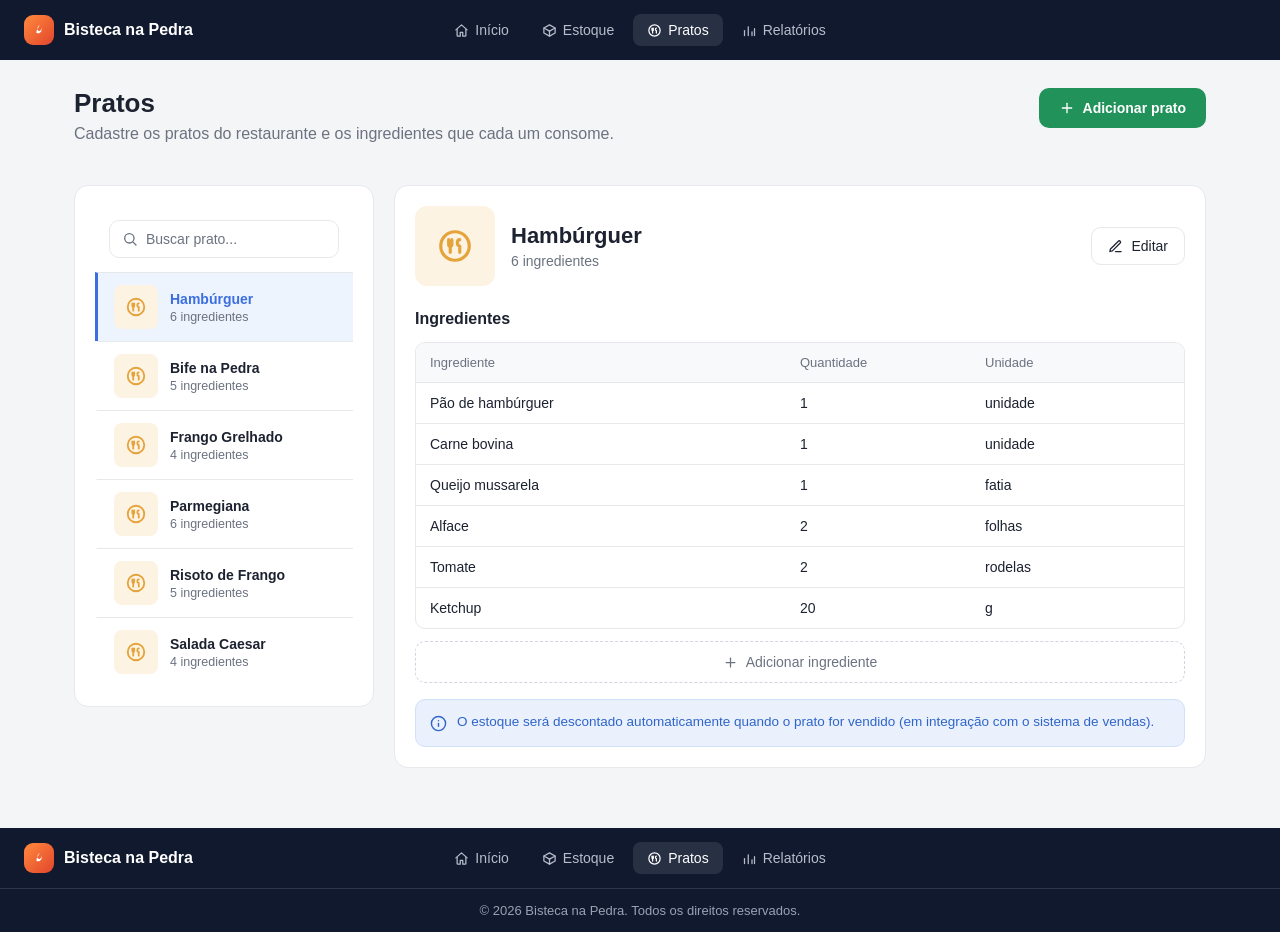
<file: pages/pratos.html>
<!DOCTYPE html>
<html lang="pt-BR">
<head>
  <meta charset="UTF-8">
  <meta name="viewport" content="width=device-width, initial-scale=1">
  <title>Pratos - Bisteca na Pedra</title>
  <link rel="stylesheet" href="../css/style.css">
</head>
<body>

  <!-- MENU DO TOPO -->
  <nav class="menu">

    <div class="logo">
      <div class="logo-icone">
        <svg viewBox="0 0 24 24"><path d="M12.5 2c.8 2.9-1.7 4.2-2.6 6.4-.6 1.5-.5 3.1.5 4.2a3 3 0 004.9-2.2c0-1-.4-1.7-.4-1.7s.9 1 .9 2.6A5 5 0 018 16c0-5.1 3.3-7 4.5-11.3z"/></svg>
      </div>
      Bisteca na Pedra
    </div>

    <div class="links">
      <a class="link" href="/">
        <svg viewBox="0 0 24 24"><path d="M3 11l9-8 9 8"/><path d="M5 10v10a1 1 0 001 1h4v-6h4v6h4a1 1 0 001-1V10"/></svg>
        Início
      </a>
      <a class="link" href="estoque.html">
        <svg viewBox="0 0 24 24"><path d="M21 8l-9-5-9 5 9 5 9-5z"/><path d="M3 8v8l9 5 9-5V8"/><path d="M12 13v8"/></svg>
        Estoque
      </a>
      <a class="link ativo" href="pratos.html">
        <svg viewBox="0 0 24 24"><circle cx="12" cy="12" r="9"/><path d="M8 8v3a1 1 0 002 0V8"/><path d="M9 11v5"/><path d="M15 8c-1 0-1.5 1-1.5 2s.5 2 1.5 2v4"/></svg>
        Pratos
      </a>
      <a class="link" href="relatorio.html">
        <svg viewBox="0 0 24 24"><line x1="4" y1="20" x2="4" y2="12"/><line x1="10" y1="20" x2="10" y2="6"/><line x1="16" y1="20" x2="16" y2="14"/><line x1="20" y1="20" x2="20" y2="9"/></svg>
        Relatórios
      </a>
    </div>

  </nav>

  <!-- CONTEÚDO -->
  <div class="container">

    <div class="topo-pagina">
      <div>
        <div class="titulo">Pratos</div>
        <div class="subtitulo">Cadastre os pratos do restaurante e os ingredientes que cada um consome.</div>
      </div>

      <div class="botao-verde">
        <svg viewBox="0 0 24 24"><line x1="12" y1="5" x2="12" y2="19"/><line x1="5" y1="12" x2="19" y2="12"/></svg>
        Adicionar prato
      </div>
    </div>

    <div class="pratos-grid">

      <!-- ESQUERDA: LISTA DE PRATOS -->
      <div class="caixa lista-pratos">

        <div class="busca">
          <svg viewBox="0 0 24 24"><circle cx="11" cy="11" r="7"/><line x1="21" y1="21" x2="16.65" y2="16.65"/></svg>
          <div class="busca-texto">Buscar prato...</div>
        </div>

        <div class="item-prato ativo">
          <div class="foto-mini">
            <svg viewBox="0 0 24 24"><circle cx="12" cy="12" r="9"/><path d="M8 8v3a1 1 0 002 0V8"/><path d="M9 11v5"/><path d="M15 8c-1 0-1.5 1-1.5 2s.5 2 1.5 2v4"/></svg>
          </div>
          <div>
            <div class="item-nome">Hambúrguer</div>
            <div class="item-sub">6 ingredientes</div>
          </div>
        </div>

        <div class="item-prato">
          <div class="foto-mini">
            <svg viewBox="0 0 24 24"><circle cx="12" cy="12" r="9"/><path d="M8 8v3a1 1 0 002 0V8"/><path d="M9 11v5"/><path d="M15 8c-1 0-1.5 1-1.5 2s.5 2 1.5 2v4"/></svg>
          </div>
          <div>
            <div class="item-nome">Bife na Pedra</div>
            <div class="item-sub">5 ingredientes</div>
          </div>
        </div>

        <div class="item-prato">
          <div class="foto-mini">
            <svg viewBox="0 0 24 24"><circle cx="12" cy="12" r="9"/><path d="M8 8v3a1 1 0 002 0V8"/><path d="M9 11v5"/><path d="M15 8c-1 0-1.5 1-1.5 2s.5 2 1.5 2v4"/></svg>
          </div>
          <div>
            <div class="item-nome">Frango Grelhado</div>
            <div class="item-sub">4 ingredientes</div>
          </div>
        </div>

        <div class="item-prato">
          <div class="foto-mini">
            <svg viewBox="0 0 24 24"><circle cx="12" cy="12" r="9"/><path d="M8 8v3a1 1 0 002 0V8"/><path d="M9 11v5"/><path d="M15 8c-1 0-1.5 1-1.5 2s.5 2 1.5 2v4"/></svg>
          </div>
          <div>
            <div class="item-nome">Parmegiana</div>
            <div class="item-sub">6 ingredientes</div>
          </div>
        </div>

        <div class="item-prato">
          <div class="foto-mini">
            <svg viewBox="0 0 24 24"><circle cx="12" cy="12" r="9"/><path d="M8 8v3a1 1 0 002 0V8"/><path d="M9 11v5"/><path d="M15 8c-1 0-1.5 1-1.5 2s.5 2 1.5 2v4"/></svg>
          </div>
          <div>
            <div class="item-nome">Risoto de Frango</div>
            <div class="item-sub">5 ingredientes</div>
          </div>
        </div>

        <div class="item-prato">
          <div class="foto-mini">
            <svg viewBox="0 0 24 24"><circle cx="12" cy="12" r="9"/><path d="M8 8v3a1 1 0 002 0V8"/><path d="M9 11v5"/><path d="M15 8c-1 0-1.5 1-1.5 2s.5 2 1.5 2v4"/></svg>
          </div>
          <div>
            <div class="item-nome">Salada Caesar</div>
            <div class="item-sub">4 ingredientes</div>
          </div>
        </div>

      </div>

      <!-- DIREITA: PRATO ESCOLHIDO -->
      <div class="caixa">

        <div class="prato-topo">
          <div class="foto">
            <svg viewBox="0 0 24 24"><circle cx="12" cy="12" r="9"/><path d="M8 8v3a1 1 0 002 0V8"/><path d="M9 11v5"/><path d="M15 8c-1 0-1.5 1-1.5 2s.5 2 1.5 2v4"/></svg>
          </div>
          <div class="prato-info">
            <div class="prato-nome">Hambúrguer</div>
            <div class="prato-sub">6 ingredientes</div>
          </div>
          <div class="botao-borda">
            <svg viewBox="0 0 24 24"><path d="M12 20h9"/><path d="M16.5 3.5a2.1 2.1 0 013 3L7 19l-4 1 1-4L16.5 3.5z"/></svg>
            Editar
          </div>
        </div>

        <div class="caixa-titulo">Ingredientes</div>

        <div class="tabela-ing">
          <div class="linha-ing cabecalho">
            <div>Ingrediente</div>
            <div>Quantidade</div>
            <div>Unidade</div>
          </div>
          <div class="linha-ing">
            <div>Pão de hambúrguer</div>
            <div>1</div>
            <div>unidade</div>
          </div>
          <div class="linha-ing">
            <div>Carne bovina</div>
            <div>1</div>
            <div>unidade</div>
          </div>
          <div class="linha-ing">
            <div>Queijo mussarela</div>
            <div>1</div>
            <div>fatia</div>
          </div>
          <div class="linha-ing">
            <div>Alface</div>
            <div>2</div>
            <div>folhas</div>
          </div>
          <div class="linha-ing">
            <div>Tomate</div>
            <div>2</div>
            <div>rodelas</div>
          </div>
          <div class="linha-ing">
            <div>Ketchup</div>
            <div>20</div>
            <div>g</div>
          </div>
        </div>

        <div class="botao-adicionar">
          <svg viewBox="0 0 24 24"><line x1="12" y1="5" x2="12" y2="19"/><line x1="5" y1="12" x2="19" y2="12"/></svg>
          Adicionar ingrediente
        </div>

        <div class="aviso-info">
          <svg viewBox="0 0 24 24"><circle cx="12" cy="12" r="10"/><line x1="12" y1="16" x2="12" y2="12"/><line x1="12" y1="8" x2="12.01" y2="8"/></svg>
          <div>O estoque será descontado automaticamente quando o prato for vendido (em integração com o sistema de vendas).</div>
        </div>

      </div>

    </div>
  </div>

  <!-- RODAPÉ -->
  <div class="rodape">

    <div class="rodape-menu">

      <div class="logo">
        <div class="logo-icone">
          <svg viewBox="0 0 24 24"><path d="M12.5 2c.8 2.9-1.7 4.2-2.6 6.4-.6 1.5-.5 3.1.5 4.2a3 3 0 004.9-2.2c0-1-.4-1.7-.4-1.7s.9 1 .9 2.6A5 5 0 018 16c0-5.1 3.3-7 4.5-11.3z"/></svg>
        </div>
        Bisteca na Pedra
      </div>

      <div class="links">
        <a class="link" href="/">
          <svg viewBox="0 0 24 24"><path d="M3 11l9-8 9 8"/><path d="M5 10v10a1 1 0 001 1h4v-6h4v6h4a1 1 0 001-1V10"/></svg>
          Início
        </a>
        <a class="link" href="estoque.html">
          <svg viewBox="0 0 24 24"><path d="M21 8l-9-5-9 5 9 5 9-5z"/><path d="M3 8v8l9 5 9-5V8"/><path d="M12 13v8"/></svg>
          Estoque
        </a>
        <a class="link ativo" href="pratos.html">
          <svg viewBox="0 0 24 24"><circle cx="12" cy="12" r="9"/><path d="M8 8v3a1 1 0 002 0V8"/><path d="M9 11v5"/><path d="M15 8c-1 0-1.5 1-1.5 2s.5 2 1.5 2v4"/></svg>
          Pratos
        </a>
        <a class="link" href="relatorio.html">
          <svg viewBox="0 0 24 24"><line x1="4" y1="20" x2="4" y2="12"/><line x1="10" y1="20" x2="10" y2="6"/><line x1="16" y1="20" x2="16" y2="14"/><line x1="20" y1="20" x2="20" y2="9"/></svg>
          Relatórios
        </a>
      </div>

    </div>

    <div class="rodape-direitos">
      © 2026 Bisteca na Pedra. Todos os direitos reservados.
    </div>

  </div>

</body>
</html>
</file>
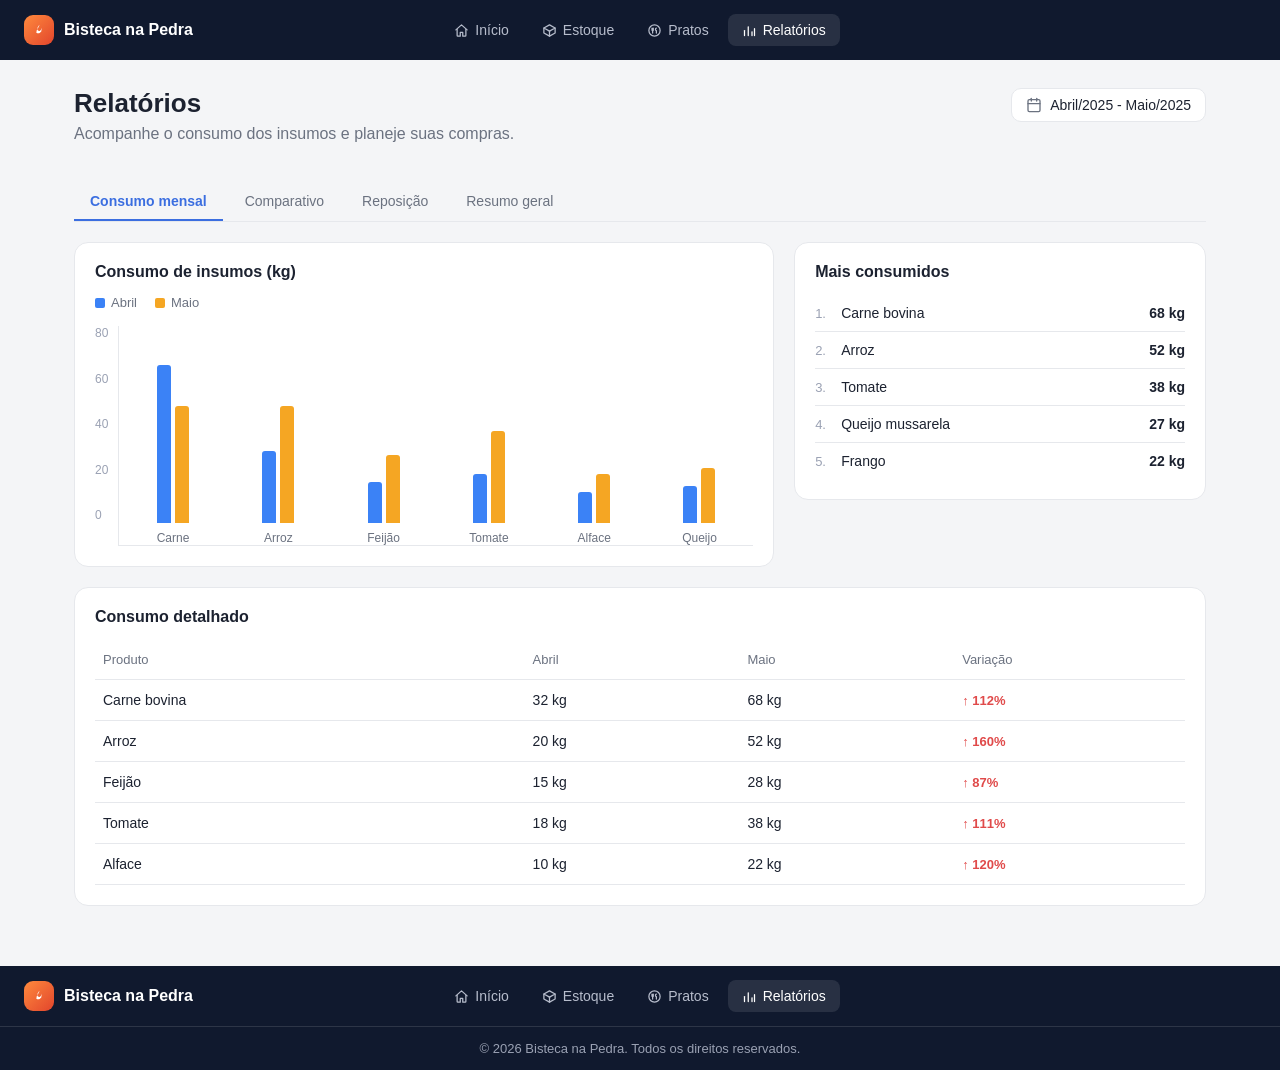
<file: pages/relatorio.html>
<!DOCTYPE html>
<html lang="pt-BR">
<head>
  <meta charset="UTF-8">
  <meta name="viewport" content="width=device-width, initial-scale=1">
  <title>Relatórios - Bisteca na Pedra</title>
  <link rel="stylesheet" href="../css/style.css">
</head>
<body>

  <!-- MENU DO TOPO -->
  <nav class="menu">

    <div class="logo">
      <div class="logo-icone">
        <svg viewBox="0 0 24 24"><path d="M12.5 2c.8 2.9-1.7 4.2-2.6 6.4-.6 1.5-.5 3.1.5 4.2a3 3 0 004.9-2.2c0-1-.4-1.7-.4-1.7s.9 1 .9 2.6A5 5 0 018 16c0-5.1 3.3-7 4.5-11.3z"/></svg>
      </div>
      Bisteca na Pedra
    </div>

    <div class="links">
      <a class="link" href="/">
        <svg viewBox="0 0 24 24"><path d="M3 11l9-8 9 8"/><path d="M5 10v10a1 1 0 001 1h4v-6h4v6h4a1 1 0 001-1V10"/></svg>
        Início
      </a>
      <a class="link" href="estoque.html">
        <svg viewBox="0 0 24 24"><path d="M21 8l-9-5-9 5 9 5 9-5z"/><path d="M3 8v8l9 5 9-5V8"/><path d="M12 13v8"/></svg>
        Estoque
      </a>
      <a class="link" href="pratos.html">
        <svg viewBox="0 0 24 24"><circle cx="12" cy="12" r="9"/><path d="M8 8v3a1 1 0 002 0V8"/><path d="M9 11v5"/><path d="M15 8c-1 0-1.5 1-1.5 2s.5 2 1.5 2v4"/></svg>
        Pratos
      </a>
      <a class="link ativo" href="relatorio.html">
        <svg viewBox="0 0 24 24"><line x1="4" y1="20" x2="4" y2="12"/><line x1="10" y1="20" x2="10" y2="6"/><line x1="16" y1="20" x2="16" y2="14"/><line x1="20" y1="20" x2="20" y2="9"/></svg>
        Relatórios
      </a>
    </div>

  </nav>

  <!-- CONTEÚDO -->
  <div class="container">

    <div class="topo-relatorio">
      <div>
        <div class="titulo">Relatórios</div>
        <div class="subtitulo">Acompanhe o consumo dos insumos e planeje suas compras.</div>
      </div>
      <div class="periodo">
        <svg viewBox="0 0 24 24"><rect x="3" y="4" width="18" height="18" rx="2"/><line x1="16" y1="2" x2="16" y2="6"/><line x1="8" y1="2" x2="8" y2="6"/><line x1="3" y1="10" x2="21" y2="10"/></svg>
        Abril/2025 - Maio/2025
      </div>
    </div>

    <!-- ABAS -->
    <div class="abas">
      <div class="aba ativa">Consumo mensal</div>
      <div class="aba">Comparativo</div>
      <div class="aba">Reposição</div>
      <div class="aba">Resumo geral</div>
    </div>

    <div class="colunas">

      <!-- GRÁFICO -->
      <div class="caixa">
        <div class="caixa-titulo">Consumo de insumos (kg)</div>

        <div class="legenda">
          <span><i class="quad azul"></i>Abril</span>
          <span><i class="quad laranja"></i>Maio</span>
        </div>

        <div class="grafico">
          <div class="eixo-y">
            <span>80</span><span>60</span><span>40</span><span>20</span><span>0</span>
          </div>
          <div class="barras-area">
            <div class="grupo">
              <div class="barras">
                <div class="barra azul" style="height:81%"></div>
                <div class="barra laranja" style="height:60%"></div>
              </div>
              <div class="rotulo">Carne</div>
            </div>
            <div class="grupo">
              <div class="barras">
                <div class="barra azul" style="height:37%"></div>
                <div class="barra laranja" style="height:60%"></div>
              </div>
              <div class="rotulo">Arroz</div>
            </div>
            <div class="grupo">
              <div class="barras">
                <div class="barra azul" style="height:21%"></div>
                <div class="barra laranja" style="height:35%"></div>
              </div>
              <div class="rotulo">Feijão</div>
            </div>
            <div class="grupo">
              <div class="barras">
                <div class="barra azul" style="height:25%"></div>
                <div class="barra laranja" style="height:47%"></div>
              </div>
              <div class="rotulo">Tomate</div>
            </div>
            <div class="grupo">
              <div class="barras">
                <div class="barra azul" style="height:16%"></div>
                <div class="barra laranja" style="height:25%"></div>
              </div>
              <div class="rotulo">Alface</div>
            </div>
            <div class="grupo">
              <div class="barras">
                <div class="barra azul" style="height:19%"></div>
                <div class="barra laranja" style="height:28%"></div>
              </div>
              <div class="rotulo">Queijo</div>
            </div>
          </div>
        </div>
      </div>

      <!-- MAIS CONSUMIDOS -->
      <div class="coluna-direita">
        <div class="caixa">
          <div class="caixa-titulo">Mais consumidos</div>

          <div class="ranking">
            <div class="ranking-item">
              <span class="pos">1.</span>
              <span class="nome-item">Carne bovina</span>
              <span class="valor">68 kg</span>
            </div>
            <div class="ranking-item">
              <span class="pos">2.</span>
              <span class="nome-item">Arroz</span>
              <span class="valor">52 kg</span>
            </div>
            <div class="ranking-item">
              <span class="pos">3.</span>
              <span class="nome-item">Tomate</span>
              <span class="valor">38 kg</span>
            </div>
            <div class="ranking-item">
              <span class="pos">4.</span>
              <span class="nome-item">Queijo mussarela</span>
              <span class="valor">27 kg</span>
            </div>
            <div class="ranking-item">
              <span class="pos">5.</span>
              <span class="nome-item">Frango</span>
              <span class="valor">22 kg</span>
            </div>
          </div>
        </div>
      </div>

    </div>

    <!-- TABELA DETALHADA -->
    <div class="caixa caixa-tabela">
      <div class="caixa-titulo">Consumo detalhado</div>

      <div class="linha cabecalho">
        <div>Produto</div>
        <div>Abril</div>
        <div>Maio</div>
        <div>Variação</div>
      </div>
      <div class="linha">
        <div>Carne bovina</div>
        <div>32 kg</div>
        <div>68 kg</div>
        <div class="variacao alta">↑ 112%</div>
      </div>
      <div class="linha">
        <div>Arroz</div>
        <div>20 kg</div>
        <div>52 kg</div>
        <div class="variacao alta">↑ 160%</div>
      </div>
      <div class="linha">
        <div>Feijão</div>
        <div>15 kg</div>
        <div>28 kg</div>
        <div class="variacao alta">↑ 87%</div>
      </div>
      <div class="linha">
        <div>Tomate</div>
        <div>18 kg</div>
        <div>38 kg</div>
        <div class="variacao alta">↑ 111%</div>
      </div>
      <div class="linha">
        <div>Alface</div>
        <div>10 kg</div>
        <div>22 kg</div>
        <div class="variacao alta">↑ 120%</div>
      </div>
    </div>

  </div>

  <!-- RODAPÉ -->
  <div class="rodape">

    <div class="rodape-menu">

      <div class="logo">
        <div class="logo-icone">
          <svg viewBox="0 0 24 24"><path d="M12.5 2c.8 2.9-1.7 4.2-2.6 6.4-.6 1.5-.5 3.1.5 4.2a3 3 0 004.9-2.2c0-1-.4-1.7-.4-1.7s.9 1 .9 2.6A5 5 0 018 16c0-5.1 3.3-7 4.5-11.3z"/></svg>
        </div>
        Bisteca na Pedra
      </div>

      <div class="links">
        <a class="link" href="/">
          <svg viewBox="0 0 24 24"><path d="M3 11l9-8 9 8"/><path d="M5 10v10a1 1 0 001 1h4v-6h4v6h4a1 1 0 001-1V10"/></svg>
          Início
        </a>
        <a class="link" href="estoque.html">
          <svg viewBox="0 0 24 24"><path d="M21 8l-9-5-9 5 9 5 9-5z"/><path d="M3 8v8l9 5 9-5V8"/><path d="M12 13v8"/></svg>
          Estoque
        </a>
        <a class="link" href="pratos.html">
          <svg viewBox="0 0 24 24"><circle cx="12" cy="12" r="9"/><path d="M8 8v3a1 1 0 002 0V8"/><path d="M9 11v5"/><path d="M15 8c-1 0-1.5 1-1.5 2s.5 2 1.5 2v4"/></svg>
          Pratos
        </a>
        <a class="link ativo" href="relatorio.html">
          <svg viewBox="0 0 24 24"><line x1="4" y1="20" x2="4" y2="12"/><line x1="10" y1="20" x2="10" y2="6"/><line x1="16" y1="20" x2="16" y2="14"/><line x1="20" y1="20" x2="20" y2="9"/></svg>
          Relatórios
        </a>
      </div>

    </div>

    <div class="rodape-direitos">
      © 2026 Bisteca na Pedra. Todos os direitos reservados.
    </div>

  </div>

</body>
</html>
</file>
<file: css/style.css>
/* BASE */
* {
  margin: 0;
  padding: 0;
  box-sizing: border-box;
}

body {
  font-family: Arial, sans-serif;
  background: #f4f5f7;
  color: #1c2230;
  min-height: 100vh;
  display: flex;
  flex-direction: column; /* rodapé sempre no fim da tela */
}

/* Estilo de todos os ícones (não precisa repetir no HTML) */
svg {
  fill: none;
  stroke: currentColor;
  stroke-width: 2;
  stroke-linecap: round;
  stroke-linejoin: round;
}

a {
  text-decoration: none;
}

/* MENU DO TOPO */
.menu {
  position: sticky;
  top: 0;
  background: #10192e;
  color: white;
  display: grid;
  grid-template-columns: 1fr auto 1fr; /* esquerda | meio | direita */
  align-items: center;
  gap: 15px;
  padding: 14px 24px;
}

.logo {
  display: flex;
  align-items: center;
  gap: 10px;
  font-weight: bold;
  font-size: 16px;
  justify-content: left;
  white-space: nowrap; /* nome da logo nunca quebra em duas linhas */
}

.logo-icone {
  width: 30px;
  height: 30px;
  border-radius: 9px;
  background: linear-gradient(135deg, #ff8a3d, #e2452c);
  display: flex;
  align-items: center;
  justify-content: center;
}

.logo-icone svg {
  width: 16px;
  height: 16px;
  fill: white;
  stroke: none;
}

.links {
  display: flex;
  gap: 5px;
}

.link {
  display: flex;
  align-items: center;
  justify-content: center;
  gap: 6px;
  color: #b7bdcc;
  padding: 8px 14px;
  border-radius: 8px;
  font-size: 14px;
  cursor: pointer;
}

.link svg {
  width: 15px;
  height: 15px;
}

.link:hover {
  color: white;
  background: rgba(255, 255, 255, 0.06);
}

.link.ativo {
  color: white;
  background: rgba(255, 255, 255, 0.1);
}

/* CONTEÚDO */
.container {
  width: 100%;
  max-width: 1180px;
  margin: 0 auto;
  padding: 28px 24px 60px;
  flex: 1;
}

.titulo {
  font-size: 26px;
  font-weight: bold;
  margin-bottom: 6px;
}

.subtitulo {
  color: #6b7280;
  margin-bottom: 22px;
}

/* CARDS */
.cards {
  display: grid;
  grid-template-columns: repeat(4, 1fr);
  gap: 16px;
  margin-bottom: 24px;
}

.card {
  background: white;
  border: 1px solid #e6e8ec;
  border-radius: 14px;
  padding: 18px;
}

.icone {
  width: 38px;
  height: 38px;
  border-radius: 10px;
  display: flex;
  align-items: center;
  justify-content: center;
  margin-bottom: 14px;
}

.icone svg {
  width: 19px;
  height: 19px;
}

.numero {
  font-size: 26px;
  font-weight: bold;
  margin-bottom: 6px;
}

.texto {
  color: #6b7280;
  font-size: 14px;
}

.card.vermelho .icone { background: #fdecec; color: #e04a4a; }
.card.laranja .icone { background: #fdf3e3; color: #e5a33b; }
.card.roxo .icone { background: #eeecfb; color: #8477d9; }
.card.verde .icone { background: #e7f7ee; color: #2fa66b; }

/* DUAS COLUNAS */
.colunas {
  display: grid;
  grid-template-columns: 1.7fr 1fr;
  gap: 20px;
  align-items: start;
}

.coluna-direita {
  display: flex;
  flex-direction: column;
  gap: 20px;
}

.caixa {
  background: white;
  border: 1px solid #e6e8ec;
  border-radius: 14px;
  padding: 20px;
}

.caixa-titulo {
  font-size: 16px;
  font-weight: bold;
  margin-bottom: 14px;
}

/* LISTA DE PRODUTOS */
.linha {
  display: grid;
  grid-template-columns: 2fr 1fr 2fr;
  align-items: center;
  padding: 12px 8px;
  border-bottom: 1px solid #e6e8ec;
  font-size: 14px;
}

.linha.cabecalho {
  color: #6b7280;
  font-size: 13px;
}

.linha.critico {
  background: #fdf6f6;
}

.vazio {
  padding: 14px 8px;
  color: #6b7280;
  font-size: 14px;
}

/* BADGES */
.badge {
  width: fit-content;
  padding: 4px 10px;
  border-radius: 20px;
  font-size: 12px;
  font-weight: bold;
}

.badge.vermelho { background: #fdecec; color: #d64545; }
.badge.laranja { background: #fdf3e3; color: #b3781c; }
.badge.roxo { background: #eeecfb; color: #6a5fc1; }

.ver-mais {
  margin-top: 14px;
  color: #3b6ee0;
  font-size: 14px;
  cursor: pointer;
}

/* AÇÕES RÁPIDAS */
.acao {
  display: flex;
  align-items: center;
  gap: 12px;
  padding: 12px 14px;
  margin-bottom: 10px;
  border-radius: 10px;
  font-size: 14px;
  font-weight: bold;
  cursor: pointer;
}

.acao:hover {
  filter: brightness(0.97);
}

.acao-icone {
  width: 30px;
  height: 30px;
  border-radius: 8px;
  color: white;
  display: flex;
  align-items: center;
  justify-content: center;
}

.acao-icone svg {
  width: 16px;
  height: 16px;
}

.acao.verde { background: #e7f7ee; color: #21925a; }
.acao.laranja { background: #fdf3e3; color: #b3781c; }
.acao.azul { background: #eaf1fd; color: #2f65c9; }

.acao.verde .acao-icone { background: #2fa66b; }
.acao.laranja .acao-icone { background: #e5a33b; }
.acao.azul .acao-icone { background: #4a86e8; }

/* VENCIMENTO */
.vencimento {
  display: flex;
  justify-content: space-between;
  align-items: center;
  padding: 11px 0;
  border-bottom: 1px solid #e6e8ec;
  font-size: 14px;
}

.nome {
  display: flex;
  align-items: center;
  gap: 10px;
}

.ponto {
  width: 9px;
  height: 9px;
  border-radius: 50%;
}

.ponto.verde { background: #2fa66b; }
.ponto.laranja { background: #e5a33b; }
.ponto.vermelho { background: #e04a4a; }

.dias {
  color: #6b7280;
  font-size: 13px;
}

/* RODAPÉ */
.rodape {
  background: #10192e; /* mesma cor do menu */
  color: white;
  margin-top: auto; /* empurra o rodapé para o fim da tela */
}

.rodape-menu {
  display: grid;
  grid-template-columns: 1fr auto 1fr; /* logo | links | vazio */
  align-items: center;
  gap: 15px;
  padding: 14px 24px;
}

.rodape-direitos {
  text-align: center;
  font-size: 13px;
  color: #9aa1b3;
  padding: 14px 24px;
  border-top: 1px solid rgba(255, 255, 255, 0.12);
}

/* ===== PÁGINA PRATOS ===== */
.topo-pagina {
  display: flex;
  justify-content: space-between;
  align-items: flex-start;
  gap: 16px;
  flex-wrap: wrap;
  margin-bottom: 20px;
}

.botao-verde {
  display: flex;
  align-items: center;
  gap: 8px;
  background: #21925a;
  color: white;
  padding: 12px 20px;
  border-radius: 10px;
  font-size: 14px;
  font-weight: bold;
  cursor: pointer;
}

.botao-verde:hover { filter: brightness(0.95); }
.botao-verde svg { width: 16px; height: 16px; }

.pratos-grid {
  display: grid;
  grid-template-columns: 300px 1fr;
  gap: 20px;
  align-items: start;
}

.lista-pratos {
  padding: 0;
  overflow: hidden;
}

.busca {
  display: flex;
  align-items: center;
  gap: 8px;
  margin: 14px;
  padding: 10px 12px;
  border: 1px solid #e6e8ec;
  border-radius: 10px;
  color: #6b7280;
}

.busca svg { width: 16px; height: 16px; flex-shrink: 0; }
.busca-texto { font-size: 14px; }

.item-prato {
  display: flex;
  align-items: center;
  gap: 12px;
  padding: 12px 16px;
  border-top: 1px solid #e6e8ec;
  border-left: 3px solid transparent;
  cursor: pointer;
}

.item-prato:hover { background: #f8f9fb; }

.item-prato.ativo {
  background: #eef4fd;
  border-left-color: #3b6ee0;
}

.foto-mini {
  width: 44px;
  height: 44px;
  border-radius: 8px;
  background: #fdf3e3;
  color: #e5a33b;
  display: flex;
  align-items: center;
  justify-content: center;
  flex-shrink: 0;
}

.foto-mini svg { width: 22px; height: 22px; }

.item-nome { font-size: 14px; font-weight: bold; }
.item-prato.ativo .item-nome { color: #3b6ee0; }
.item-sub { font-size: 12.5px; color: #6b7280; margin-top: 3px; }

.prato-topo {
  display: flex;
  align-items: center;
  gap: 16px;
  margin-bottom: 24px;
}

.foto {
  width: 80px;
  height: 80px;
  border-radius: 12px;
  background: #fdf3e3;
  color: #e5a33b;
  display: flex;
  align-items: center;
  justify-content: center;
  flex-shrink: 0;
}

.foto svg { width: 38px; height: 38px; }

.prato-info { flex: 1; }
.prato-nome { font-size: 22px; font-weight: bold; }
.prato-sub { color: #6b7280; font-size: 14px; margin-top: 4px; }

.botao-borda {
  display: flex;
  align-items: center;
  gap: 8px;
  padding: 10px 16px;
  border: 1px solid #e6e8ec;
  border-radius: 10px;
  background: white;
  font-size: 14px;
  cursor: pointer;
}

.botao-borda:hover { background: #f4f5f7; }
.botao-borda svg { width: 15px; height: 15px; }

.tabela-ing {
  border: 1px solid #e6e8ec;
  border-radius: 10px;
  overflow: hidden;
}

.linha-ing {
  display: grid;
  grid-template-columns: 2fr 1fr 1fr;
  align-items: center;
  padding: 12px 14px;
  border-bottom: 1px solid #e6e8ec;
  font-size: 14px;
}

.linha-ing.cabecalho {
  background: #f8f9fb;
  color: #6b7280;
  font-size: 13px;
}

.tabela-ing .linha-ing:last-child { border-bottom: none; }

.botao-adicionar {
  display: flex;
  align-items: center;
  justify-content: center;
  gap: 8px;
  margin-top: 12px;
  padding: 12px;
  border: 1px dashed #cfd4e0;
  border-radius: 10px;
  color: #6b7280;
  font-size: 14px;
  cursor: pointer;
}

.botao-adicionar:hover { background: #f8f9fb; }
.botao-adicionar svg { width: 15px; height: 15px; }

.aviso-info {
  display: flex;
  align-items: flex-start;
  gap: 10px;
  margin-top: 16px;
  padding: 14px;
  background: #eaf1fd;
  border: 1px solid #cfe0fa;
  border-radius: 10px;
  color: #2f65c9;
  font-size: 13.5px;
}

.aviso-info svg { width: 17px; height: 17px; flex-shrink: 0; margin-top: 1px; }

/* CELULAR / TABLET */
@media (max-width: 900px) {
  .cards { grid-template-columns: repeat(2, 1fr); }
  .colunas { grid-template-columns: 1fr; }
  .pratos-grid { grid-template-columns: 1fr; }

  .menu,
  .rodape-menu {
    grid-template-columns: 1fr;
    justify-items: center;
  }
}

@media (max-width: 520px) {
  .cards { grid-template-columns: 1fr; }
}
/*PAGINA ESTOQUE*/

/* BASE */
* {
  margin: 0;
  padding: 0;
  box-sizing: border-box;
}

body {
  font-family: Arial, sans-serif;
  background: #f4f5f7;
  color: #1c2230;
  min-height: 100vh;
  display: flex;
  flex-direction: column; /* rodapé sempre no fim da tela */
}

/* Estilo de todos os ícones (não precisa repetir no HTML) */
svg {
  fill: none;
  stroke: currentColor;
  stroke-width: 2;
  stroke-linecap: round;
  stroke-linejoin: round;
}

a {
  text-decoration: none;
}

/* MENU DO TOPO */
.menu {
  position: sticky;
  top: 0;
  background: #10192e;
  color: white;
  display: grid;
  grid-template-columns: 1fr auto 1fr; /* esquerda | meio | direita */
  align-items: center;
  gap: 15px;
  padding: 14px 24px;
}

.logo {
  display: flex;
  align-items: center;
  gap: 10px;
  font-weight: bold;
  font-size: 16px;
  justify-content: left;
  white-space: nowrap; /* nome da logo nunca quebra em duas linhas */
}

.logo-icone {
  width: 30px;
  height: 30px;
  border-radius: 9px;
  background: linear-gradient(135deg, #ff8a3d, #e2452c);
  display: flex;
  align-items: center;
  justify-content: center;
}

.logo-icone svg {
  width: 16px;
  height: 16px;
  fill: white;
  stroke: none;
}

.links {
  display: flex;
  gap: 5px;
}

.link {
  display: flex;
  align-items: center;
  justify-content: center;
  gap: 6px;
  color: #b7bdcc;
  padding: 8px 14px;
  border-radius: 8px;
  font-size: 14px;
  cursor: pointer;
}

.link svg {
  width: 15px;
  height: 15px;
}

.link:hover {
  color: white;
  background: rgba(255, 255, 255, 0.06);
}

.link.ativo {
  color: white;
  background: rgba(255, 255, 255, 0.1);
}

/* CONTEÚDO */
.container {
  width: 100%;
  max-width: 1180px;
  margin: 0 auto;
  padding: 28px 24px 60px;
  flex: 1;
}

.titulo {
  font-size: 26px;
  font-weight: bold;
  margin-bottom: 6px;
}

.subtitulo {
  color: #6b7280;
  margin-bottom: 22px;
}

/* CARDS */
.cards {
  display: grid;
  grid-template-columns: repeat(4, 1fr);
  gap: 16px;
  margin-bottom: 24px;
}

.card {
  background: white;
  border: 1px solid #e6e8ec;
  border-radius: 14px;
  padding: 18px;
}

.icone {
  width: 38px;
  height: 38px;
  border-radius: 10px;
  display: flex;
  align-items: center;
  justify-content: center;
  margin-bottom: 14px;
}

.icone svg {
  width: 19px;
  height: 19px;
}

.numero {
  font-size: 26px;
  font-weight: bold;
  margin-bottom: 6px;
}

.texto {
  color: #6b7280;
  font-size: 14px;
}

.card.vermelho .icone { background: #fdecec; color: #e04a4a; }
.card.laranja .icone { background: #fdf3e3; color: #e5a33b; }
.card.roxo .icone { background: #eeecfb; color: #8477d9; }
.card.verde .icone { background: #e7f7ee; color: #2fa66b; }

/* DUAS COLUNAS */
.colunas {
  display: grid;
  grid-template-columns: 1.7fr 1fr;
  gap: 20px;
  align-items: start;
}

.coluna-direita {
  display: flex;
  flex-direction: column;
  gap: 20px;
}

.caixa {
  background: white;
  border: 1px solid #e6e8ec;
  border-radius: 14px;
  padding: 20px;
}

.caixa-titulo {
  font-size: 16px;
  font-weight: bold;
  margin-bottom: 14px;
}

/* LISTA DE PRODUTOS */
.linha {
  display: grid;
  grid-template-columns: 2fr 1fr 2fr;
  align-items: center;
  padding: 12px 8px;
  border-bottom: 1px solid #e6e8ec;
  font-size: 14px;
}

.linha.cabecalho {
  color: #6b7280;
  font-size: 13px;
}

.linha.critico {
  background: #fdf6f6;
}

/* BADGES */
.badge {
  width: fit-content;
  padding: 4px 10px;
  border-radius: 20px;
  font-size: 12px;
  font-weight: bold;
}

.badge.vermelho { background: #fdecec; color: #d64545; }
.badge.laranja { background: #fdf3e3; color: #b3781c; }
.badge.roxo { background: #eeecfb; color: #6a5fc1; }

.ver-mais {
  margin-top: 14px;
  color: #3b6ee0;
  font-size: 14px;
  cursor: pointer;
}

/* AÇÕES RÁPIDAS */
.acao {
  display: flex;
  align-items: center;
  gap: 12px;
  padding: 12px 14px;
  margin-bottom: 10px;
  border-radius: 10px;
  font-size: 14px;
  font-weight: bold;
  cursor: pointer;
}

.acao:hover {
  filter: brightness(0.97);
}

.acao-icone {
  width: 30px;
  height: 30px;
  border-radius: 8px;
  color: white;
  display: flex;
  align-items: center;
  justify-content: center;
}

.acao-icone svg {
  width: 16px;
  height: 16px;
}

.acao.verde { background: #e7f7ee; color: #21925a; }
.acao.laranja { background: #fdf3e3; color: #b3781c; }
.acao.azul { background: #eaf1fd; color: #2f65c9; }

.acao.verde .acao-icone { background: #2fa66b; }
.acao.laranja .acao-icone { background: #e5a33b; }
.acao.azul .acao-icone { background: #4a86e8; }

/* VENCIMENTO */
.vencimento {
  display: flex;
  justify-content: space-between;
  align-items: center;
  padding: 11px 0;
  border-bottom: 1px solid #e6e8ec;
  font-size: 14px;
}

.nome {
  display: flex;
  align-items: center;
  gap: 10px;
}

.ponto {
  width: 9px;
  height: 9px;
  border-radius: 50%;
}

.ponto.verde { background: #2fa66b; }
.ponto.laranja { background: #e5a33b; }
.ponto.vermelho { background: #e04a4a; }

.dias {
  color: #6b7280;
  font-size: 13px;
}

/* RODAPÉ */
.rodape {
  background: #10192e; /* mesma cor do menu */
  color: white;
  margin-top: auto; /* empurra o rodapé para o fim da tela */
}

.rodape-menu {
  display: grid;
  grid-template-columns: 1fr auto 1fr; /* logo | links | vazio */
  align-items: center;
  gap: 15px;
  padding: 14px 24px;
}

.rodape-direitos {
  text-align: center;
  font-size: 13px;
  color: #9aa1b3;
  padding: 14px 24px;
  border-top: 1px solid rgba(255, 255, 255, 0.12);
}

/* CELULAR / TABLET */
@media (max-width: 900px) {
  .cards { grid-template-columns: repeat(2, 1fr); }
  .colunas { grid-template-columns: 1fr; }

  .menu,
  .rodape-menu {
    grid-template-columns: 1fr;
    justify-items: center;
  }
}

@media (max-width: 520px) {
  .cards { grid-template-columns: 1fr; }
}

/* =========================================
   PÁGINA DE RELATÓRIOS
   ========================================= */

.topo-relatorio {
  display: flex;
  justify-content: space-between;
  align-items: flex-start;
  gap: 16px;
  margin-bottom: 18px;
}

.periodo {
  display: flex;
  align-items: center;
  gap: 8px;
  background: white;
  border: 1px solid #e6e8ec;
  border-radius: 10px;
  padding: 8px 14px;
  font-size: 14px;
  white-space: nowrap;
}

.periodo svg {
  width: 16px;
  height: 16px;
  color: #6b7280;
}

/* ABAS */
.abas {
  display: flex;
  gap: 6px;
  border-bottom: 1px solid #e6e8ec;
  margin-bottom: 20px;
}

.aba {
  padding: 10px 16px;
  font-size: 14px;
  color: #6b7280;
  cursor: pointer;
  border-bottom: 2px solid transparent;
}

.aba:hover {
  color: #1c2230;
}

.aba.ativa {
  color: #3b6ee0;
  border-bottom: 2px solid #3b6ee0;
  font-weight: bold;
}

/* LEGENDA DO GRÁFICO */
.legenda {
  display: flex;
  gap: 18px;
  font-size: 13px;
  color: #6b7280;
  margin-bottom: 16px;
}

.legenda span {
  display: flex;
  align-items: center;
  gap: 6px;
}

.quad {
  width: 10px;
  height: 10px;
  border-radius: 2px;
  display: inline-block;
}

.quad.azul { background: #3b82f6; }
.quad.laranja { background: #f5a623; }

/* GRÁFICO DE BARRAS (feito em CSS) */
.grafico {
  display: flex;
  gap: 10px;
  height: 220px;
}

.eixo-y {
  display: flex;
  flex-direction: column;
  justify-content: space-between;
  font-size: 12px;
  color: #9aa1b3;
  padding-bottom: 24px;
}

.barras-area {
  flex: 1;
  display: flex;
  align-items: flex-end;
  justify-content: space-between;
  gap: 10px;
  border-left: 1px solid #e6e8ec;
  border-bottom: 1px solid #e6e8ec;
  padding: 0 6px;
}

.grupo {
  flex: 1;
  display: flex;
  flex-direction: column;
  align-items: center;
  height: 100%;
  justify-content: flex-end;
}

.barras {
  display: flex;
  align-items: flex-end;
  gap: 4px;
  height: calc(100% - 24px);
}

.barra {
  width: 14px;
  border-radius: 3px 3px 0 0;
}

.barra.azul { background: #3b82f6; }
.barra.laranja { background: #f5a623; }

.rotulo {
  margin-top: 8px;
  font-size: 12px;
  color: #6b7280;
}

/* RANKING - MAIS CONSUMIDOS */
.ranking-item {
  display: flex;
  align-items: center;
  gap: 10px;
  padding: 10px 0;
  border-bottom: 1px solid #e6e8ec;
  font-size: 14px;
}

.ranking-item:last-child {
  border-bottom: none;
}

.pos {
  color: #9aa1b3;
  font-size: 13px;
  width: 16px;
}

.nome-item {
  flex: 1;
}

.ranking-item .valor {
  font-weight: bold;
  font-size: 14px;
}

/* TABELA DE CONSUMO DETALHADO */
.caixa-tabela {
  margin-top: 20px;
}

.caixa-tabela .linha {
  grid-template-columns: 2fr 1fr 1fr 1fr;
}

.variacao {
  font-weight: bold;
  font-size: 13px;
}

.variacao.alta { color: #e04a4a; }
.variacao.baixa { color: #2fa66b; }

/* =========================================
   PÁGINA DE ESTOQUE
   ========================================= */

.badge.verde { background: #e7f7ee; color: #21925a; }

.topo-estoque {
  display: flex;
  justify-content: space-between;
  align-items: flex-start;
  gap: 16px;
  margin-bottom: 22px;
}

.botao-verde {
  display: flex;
  align-items: center;
  gap: 8px;
  background: #2fa66b;
  color: white;
  border: none;
  padding: 11px 18px;
  border-radius: 10px;
  font-size: 14px;
  font-weight: bold;
  cursor: pointer;
  white-space: nowrap;
}

.botao-verde svg {
  width: 16px;
  height: 16px;
}

.botao-verde:hover {
  filter: brightness(0.95);
}

/* FILTROS */
.filtros {
  display: flex;
  gap: 12px;
  margin-bottom: 20px;
  flex-wrap: wrap;
}

.busca {
  flex: 1;
  min-width: 220px;
  display: flex;
  align-items: center;
  gap: 8px;
  background: white;
  border: 1px solid #e6e8ec;
  border-radius: 10px;
  padding: 10px 14px;
  color: #9aa1b3;
}

.busca svg {
  width: 16px;
  height: 16px;
}

.busca input {
  border: none;
  outline: none;
  flex: 1;
  font-size: 14px;
  color: #1c2230;
  background: transparent;
}

.select-filtro {
  display: flex;
  align-items: center;
  justify-content: space-between;
  gap: 10px;
  background: white;
  border: 1px solid #e6e8ec;
  border-radius: 10px;
  padding: 10px 14px;
  font-size: 14px;
  color: #1c2230;
  min-width: 160px;
  cursor: pointer;
}

.select-filtro svg {
  width: 14px;
  height: 14px;
  color: #6b7280;
}

/* TABELA DE ESTOQUE */
.caixa-tabela-estoque {
  padding: 0;
  overflow-x: auto;
}

.linha-estoque {
  display: grid;
  grid-template-columns: 1.8fr 0.8fr 1fr 1fr 1fr 1.4fr 0.9fr;
  align-items: center;
  padding: 14px 20px;
  border-bottom: 1px solid #e6e8ec;
  font-size: 14px;
  gap: 10px;
}

.linha-estoque:last-child {
  border-bottom: none;
}

.linha-estoque.cabecalho {
  color: #6b7280;
  font-size: 13px;
  font-weight: bold;
}

.col-acoes {
  display: flex;
  justify-content: flex-end;
  gap: 10px;
}

.acao-icone-tabela {
  width: 30px;
  height: 30px;
  border-radius: 8px;
  display: flex;
  align-items: center;
  justify-content: center;
  cursor: pointer;
}

.acao-icone-tabela svg {
  width: 15px;
  height: 15px;
}

.acao-icone-tabela.editar {
  color: #6b7280;
}

.acao-icone-tabela.editar:hover {
  background: #eef1f6;
  color: #1c2230;
}

.acao-icone-tabela.excluir {
  color: #e04a4a;
}

.acao-icone-tabela.excluir:hover {
  background: #fdecec;
}

/* PAGINAÇÃO */
.paginacao {
  display: flex;
  justify-content: space-between;
  align-items: center;
  margin-top: 16px;
  font-size: 14px;
  color: #6b7280;
  flex-wrap: wrap;
  gap: 10px;
}

.paginas {
  display: flex;
  gap: 6px;
}

.pagina {
  width: 32px;
  height: 32px;
  display: flex;
  align-items: center;
  justify-content: center;
  border-radius: 8px;
  cursor: pointer;
  color: #6b7280;
}

.pagina svg {
  width: 14px;
  height: 14px;
}

.pagina:hover {
  background: #eef1f6;
}

.pagina.ativa {
  background: #3b6ee0;
  color: white;
  font-weight: bold;
}

@media (max-width: 900px) {
  .linha-estoque {
    grid-template-columns: 1fr;
    gap: 4px;
  }

  .linha-estoque.cabecalho {
    display: none;
  }

  .col-acoes {
    justify-content: flex-start;
  }
}

/*Pagina De Pratos*/

/* ===== PÁGINA PRATOS ===== */
.topo-pagina {
  display: flex;
  justify-content: space-between;
  align-items: flex-start;
  gap: 16px;
  flex-wrap: wrap;
  margin-bottom: 20px;
}

.botao-verde {
  display: flex;
  align-items: center;
  gap: 8px;
  background: #21925a;
  color: white;
  padding: 12px 20px;
  border-radius: 10px;
  font-size: 14px;
  font-weight: bold;
  cursor: pointer;
}

.botao-verde:hover { filter: brightness(0.95); }
.botao-verde svg { width: 16px; height: 16px; }

.pratos-grid {
  display: grid;
  grid-template-columns: 300px 1fr;
  gap: 20px;
  align-items: start;
}

/* Lista da esquerda */
.lista-pratos {
  padding: 0;
  overflow: hidden;
}

.busca {
  display: flex;
  align-items: center;
  gap: 8px;
  margin: 14px;
  padding: 10px 12px;
  border: 1px solid #e6e8ec;
  border-radius: 10px;
  color: #6b7280;
}

.busca svg { width: 16px; height: 16px; flex-shrink: 0; }
.busca-texto { font-size: 14px; }

.item-prato {
  display: flex;
  align-items: center;
  gap: 12px;
  padding: 12px 16px;
  border-top: 1px solid #e6e8ec;
  border-left: 3px solid transparent;
  cursor: pointer;
}

.item-prato:hover { background: #f8f9fb; }

.item-prato.ativo {
  background: #eef4fd;
  border-left-color: #3b6ee0;
}

.foto-mini {
  width: 44px;
  height: 44px;
  border-radius: 8px;
  background: #fdf3e3;
  color: #e5a33b;
  display: flex;
  align-items: center;
  justify-content: center;
  flex-shrink: 0;
}

.foto-mini svg { width: 22px; height: 22px; }

.item-nome { font-size: 14px; font-weight: bold; }
.item-prato.ativo .item-nome { color: #3b6ee0; }
.item-sub { font-size: 12.5px; color: #6b7280; margin-top: 3px; }

/* Prato escolhido (direita) */
.prato-topo {
  display: flex;
  align-items: center;
  gap: 16px;
  margin-bottom: 24px;
}

.foto {
  width: 80px;
  height: 80px;
  border-radius: 12px;
  background: #fdf3e3;
  color: #e5a33b;
  display: flex;
  align-items: center;
  justify-content: center;
  flex-shrink: 0;
}

.foto svg { width: 38px; height: 38px; }

.prato-info { flex: 1; }
.prato-nome { font-size: 22px; font-weight: bold; }
.prato-sub { color: #6b7280; font-size: 14px; margin-top: 4px; }

.botao-borda {
  display: flex;
  align-items: center;
  gap: 8px;
  padding: 10px 16px;
  border: 1px solid #e6e8ec;
  border-radius: 10px;
  background: white;
  font-size: 14px;
  cursor: pointer;
}

.botao-borda:hover { background: #f4f5f7; }
.botao-borda svg { width: 15px; height: 15px; }

/* Tabela de ingredientes */
.tabela-ing {
  border: 1px solid #e6e8ec;
  border-radius: 10px;
  overflow: hidden;
}

.linha-ing {
  display: grid;
  grid-template-columns: 2fr 1fr 1fr;
  align-items: center;
  padding: 12px 14px;
  border-bottom: 1px solid #e6e8ec;
  font-size: 14px;
}

.linha-ing.cabecalho {
  background: #f8f9fb;
  color: #6b7280;
  font-size: 13px;
}

.tabela-ing .linha-ing:last-child { border-bottom: none; }

.botao-adicionar {
  display: flex;
  align-items: center;
  justify-content: center;
  gap: 8px;
  margin-top: 12px;
  padding: 12px;
  border: 1px dashed #cfd4e0;
  border-radius: 10px;
  color: #6b7280;
  font-size: 14px;
  cursor: pointer;
}

.botao-adicionar:hover { background: #f8f9fb; }
.botao-adicionar svg { width: 15px; height: 15px; }

.aviso-info {
  display: flex;
  align-items: flex-start;
  gap: 10px;
  margin-top: 16px;
  padding: 14px;
  background: #eaf1fd;
  border: 1px solid #cfe0fa;
  border-radius: 10px;
  color: #2f65c9;
  font-size: 13.5px;
}

.aviso-info svg { width: 17px; height: 17px; flex-shrink: 0; margin-top: 1px; }

@media (max-width: 900px) {
  .pratos-grid { grid-template-columns: 1fr; }
}




/*PAGINA DE RELATORIOS*/

* BASE */
* {
  margin: 0;
  padding: 0;
  box-sizing: border-box;
}

body {
  font-family: Arial, sans-serif;
  background: #f4f5f7;
  color: #1c2230;
  min-height: 100vh;
  display: flex;
  flex-direction: column; /* rodapé sempre no fim da tela */
}

/* Estilo de todos os ícones (não precisa repetir no HTML) */
svg {
  fill: none;
  stroke: currentColor;
  stroke-width: 2;
  stroke-linecap: round;
  stroke-linejoin: round;
}

a {
  text-decoration: none;
}

/* MENU DO TOPO */
.menu {
  position: sticky;
  top: 0;
  background: #10192e;
  color: white;
  display: grid;
  grid-template-columns: 1fr auto 1fr; /* esquerda | meio | direita */
  align-items: center;
  gap: 15px;
  padding: 14px 24px;
}

.logo {
  display: flex;
  align-items: center;
  gap: 10px;
  font-weight: bold;
  font-size: 16px;
  justify-content: left;
  white-space: nowrap; /* nome da logo nunca quebra em duas linhas */
}

.logo-icone {
  width: 30px;
  height: 30px;
  border-radius: 9px;
  background: linear-gradient(135deg, #ff8a3d, #e2452c);
  display: flex;
  align-items: center;
  justify-content: center;
}

.logo-icone svg {
  width: 16px;
  height: 16px;
  fill: white;
  stroke: none;
}

.links {
  display: flex;
  gap: 5px;
}

.link {
  display: flex;
  align-items: center;
  justify-content: center;
  gap: 6px;
  color: #b7bdcc;
  padding: 8px 14px;
  border-radius: 8px;
  font-size: 14px;
  cursor: pointer;
}

.link svg {
  width: 15px;
  height: 15px;
}

.link:hover {
  color: white;
  background: rgba(255, 255, 255, 0.06);
}

.link.ativo {
  color: white;
  background: rgba(255, 255, 255, 0.1);
}

/* CONTEÚDO */
.container {
  width: 100%;
  max-width: 1180px;
  margin: 0 auto;
  padding: 28px 24px 60px;
  flex: 1;
}

.titulo {
  font-size: 26px;
  font-weight: bold;
  margin-bottom: 6px;
}

.subtitulo {
  color: #6b7280;
  margin-bottom: 22px;
}

/* CARDS */
.cards {
  display: grid;
  grid-template-columns: repeat(4, 1fr);
  gap: 16px;
  margin-bottom: 24px;
}

.card {
  background: white;
  border: 1px solid #e6e8ec;
  border-radius: 14px;
  padding: 18px;
}

.icone {
  width: 38px;
  height: 38px;
  border-radius: 10px;
  display: flex;
  align-items: center;
  justify-content: center;
  margin-bottom: 14px;
}

.icone svg {
  width: 19px;
  height: 19px;
}

.numero {
  font-size: 26px;
  font-weight: bold;
  margin-bottom: 6px;
}

.texto {
  color: #6b7280;
  font-size: 14px;
}

.card.vermelho .icone { background: #fdecec; color: #e04a4a; }
.card.laranja .icone { background: #fdf3e3; color: #e5a33b; }
.card.roxo .icone { background: #eeecfb; color: #8477d9; }
.card.verde .icone { background: #e7f7ee; color: #2fa66b; }

/* DUAS COLUNAS */
.colunas {
  display: grid;
  grid-template-columns: 1.7fr 1fr;
  gap: 20px;
  align-items: start;
}

.coluna-direita {
  display: flex;
  flex-direction: column;
  gap: 20px;
}

.caixa {
  background: white;
  border: 1px solid #e6e8ec;
  border-radius: 14px;
  padding: 20px;
}

.caixa-titulo {
  font-size: 16px;
  font-weight: bold;
  margin-bottom: 14px;
}

/* LISTA DE PRODUTOS */
.linha {
  display: grid;
  grid-template-columns: 2fr 1fr 2fr;
  align-items: center;
  padding: 12px 8px;
  border-bottom: 1px solid #e6e8ec;
  font-size: 14px;
}

.linha.cabecalho {
  color: #6b7280;
  font-size: 13px;
}

.linha.critico {
  background: #fdf6f6;
}

/* BADGES */
.badge {
  width: fit-content;
  padding: 4px 10px;
  border-radius: 20px;
  font-size: 12px;
  font-weight: bold;
}

.badge.vermelho { background: #fdecec; color: #d64545; }
.badge.laranja { background: #fdf3e3; color: #b3781c; }
.badge.roxo { background: #eeecfb; color: #6a5fc1; }

.ver-mais {
  margin-top: 14px;
  color: #3b6ee0;
  font-size: 14px;
  cursor: pointer;
}

/* AÇÕES RÁPIDAS */
.acao {
  display: flex;
  align-items: center;
  gap: 12px;
  padding: 12px 14px;
  margin-bottom: 10px;
  border-radius: 10px;
  font-size: 14px;
  font-weight: bold;
  cursor: pointer;
}

.acao:hover {
  filter: brightness(0.97);
}

.acao-icone {
  width: 30px;
  height: 30px;
  border-radius: 8px;
  color: white;
  display: flex;
  align-items: center;
  justify-content: center;
}

.acao-icone svg {
  width: 16px;
  height: 16px;
}

.acao.verde { background: #e7f7ee; color: #21925a; }
.acao.laranja { background: #fdf3e3; color: #b3781c; }
.acao.azul { background: #eaf1fd; color: #2f65c9; }

.acao.verde .acao-icone { background: #2fa66b; }
.acao.laranja .acao-icone { background: #e5a33b; }
.acao.azul .acao-icone { background: #4a86e8; }

/* VENCIMENTO */
.vencimento {
  display: flex;
  justify-content: space-between;
  align-items: center;
  padding: 11px 0;
  border-bottom: 1px solid #e6e8ec;
  font-size: 14px;
}

.nome {
  display: flex;
  align-items: center;
  gap: 10px;
}

.ponto {
  width: 9px;
  height: 9px;
  border-radius: 50%;
}

.ponto.verde { background: #2fa66b; }
.ponto.laranja { background: #e5a33b; }
.ponto.vermelho { background: #e04a4a; }

.dias {
  color: #6b7280;
  font-size: 13px;
}

/* RODAPÉ */
.rodape {
  background: #10192e; /* mesma cor do menu */
  color: white;
  margin-top: auto; /* empurra o rodapé para o fim da tela */
}

.rodape-menu {
  display: grid;
  grid-template-columns: 1fr auto 1fr; /* logo | links | vazio */
  align-items: center;
  gap: 15px;
  padding: 14px 24px;
}

.rodape-direitos {
  text-align: center;
  font-size: 13px;
  color: #9aa1b3;
  padding: 14px 24px;
  border-top: 1px solid rgba(255, 255, 255, 0.12);
}

/* CELULAR / TABLET */
@media (max-width: 900px) {
  .cards { grid-template-columns: repeat(2, 1fr); }
  .colunas { grid-template-columns: 1fr; }

  .menu,
  .rodape-menu {
    grid-template-columns: 1fr;
    justify-items: center;
  }
}

@media (max-width: 520px) {
  .cards { grid-template-columns: 1fr; }
}

/* =========================================
   PÁGINA DE RELATÓRIOS
   ========================================= */

.topo-relatorio {
  display: flex;
  justify-content: space-between;
  align-items: flex-start;
  gap: 16px;
  margin-bottom: 18px;
}

.periodo {
  display: flex;
  align-items: center;
  gap: 8px;
  background: white;
  border: 1px solid #e6e8ec;
  border-radius: 10px;
  padding: 8px 14px;
  font-size: 14px;
  white-space: nowrap;
}

.periodo svg {
  width: 16px;
  height: 16px;
  color: #6b7280;
}

/* ABAS */
.abas {
  display: flex;
  gap: 6px;
  border-bottom: 1px solid #e6e8ec;
  margin-bottom: 20px;
}

.aba {
  padding: 10px 16px;
  font-size: 14px;
  color: #6b7280;
  cursor: pointer;
  border-bottom: 2px solid transparent;
}

.aba:hover {
  color: #1c2230;
}

.aba.ativa {
  color: #3b6ee0;
  border-bottom: 2px solid #3b6ee0;
  font-weight: bold;
}

/* LEGENDA DO GRÁFICO */
.legenda {
  display: flex;
  gap: 18px;
  font-size: 13px;
  color: #6b7280;
  margin-bottom: 16px;
}

.legenda span {
  display: flex;
  align-items: center;
  gap: 6px;
}

.quad {
  width: 10px;
  height: 10px;
  border-radius: 2px;
  display: inline-block;
}

.quad.azul { background: #3b82f6; }
.quad.laranja { background: #f5a623; }

/* GRÁFICO DE BARRAS (feito em CSS) */
.grafico {
  display: flex;
  gap: 10px;
  height: 220px;
}

.eixo-y {
  display: flex;
  flex-direction: column;
  justify-content: space-between;
  font-size: 12px;
  color: #9aa1b3;
  padding-bottom: 24px;
}

.barras-area {
  flex: 1;
  display: flex;
  align-items: flex-end;
  justify-content: space-between;
  gap: 10px;
  border-left: 1px solid #e6e8ec;
  border-bottom: 1px solid #e6e8ec;
  padding: 0 6px;
}

.grupo {
  flex: 1;
  display: flex;
  flex-direction: column;
  align-items: center;
  height: 100%;
  justify-content: flex-end;
}

.barras {
  display: flex;
  align-items: flex-end;
  gap: 4px;
  height: calc(100% - 24px);
}

.barra {
  width: 14px;
  border-radius: 3px 3px 0 0;
}

.barra.azul { background: #3b82f6; }
.barra.laranja { background: #f5a623; }

.rotulo {
  margin-top: 8px;
  font-size: 12px;
  color: #6b7280;
}

/* RANKING - MAIS CONSUMIDOS */
.ranking-item {
  display: flex;
  align-items: center;
  gap: 10px;
  padding: 10px 0;
  border-bottom: 1px solid #e6e8ec;
  font-size: 14px;
}

.ranking-item:last-child {
  border-bottom: none;
}

.pos {
  color: #9aa1b3;
  font-size: 13px;
  width: 16px;
}

.nome-item {
  flex: 1;
}

.ranking-item .valor {
  font-weight: bold;
  font-size: 14px;
}

/* TABELA DE CONSUMO DETALHADO */
.caixa-tabela {
  margin-top: 20px;
}

.caixa-tabela .linha {
  grid-template-columns: 2fr 1fr 1fr 1fr;
}

.variacao {
  font-weight: bold;
  font-size: 13px;
}

.variacao.alta { color: #e04a4a; }
.variacao.baixa { color: #2fa66b; }
</file>
